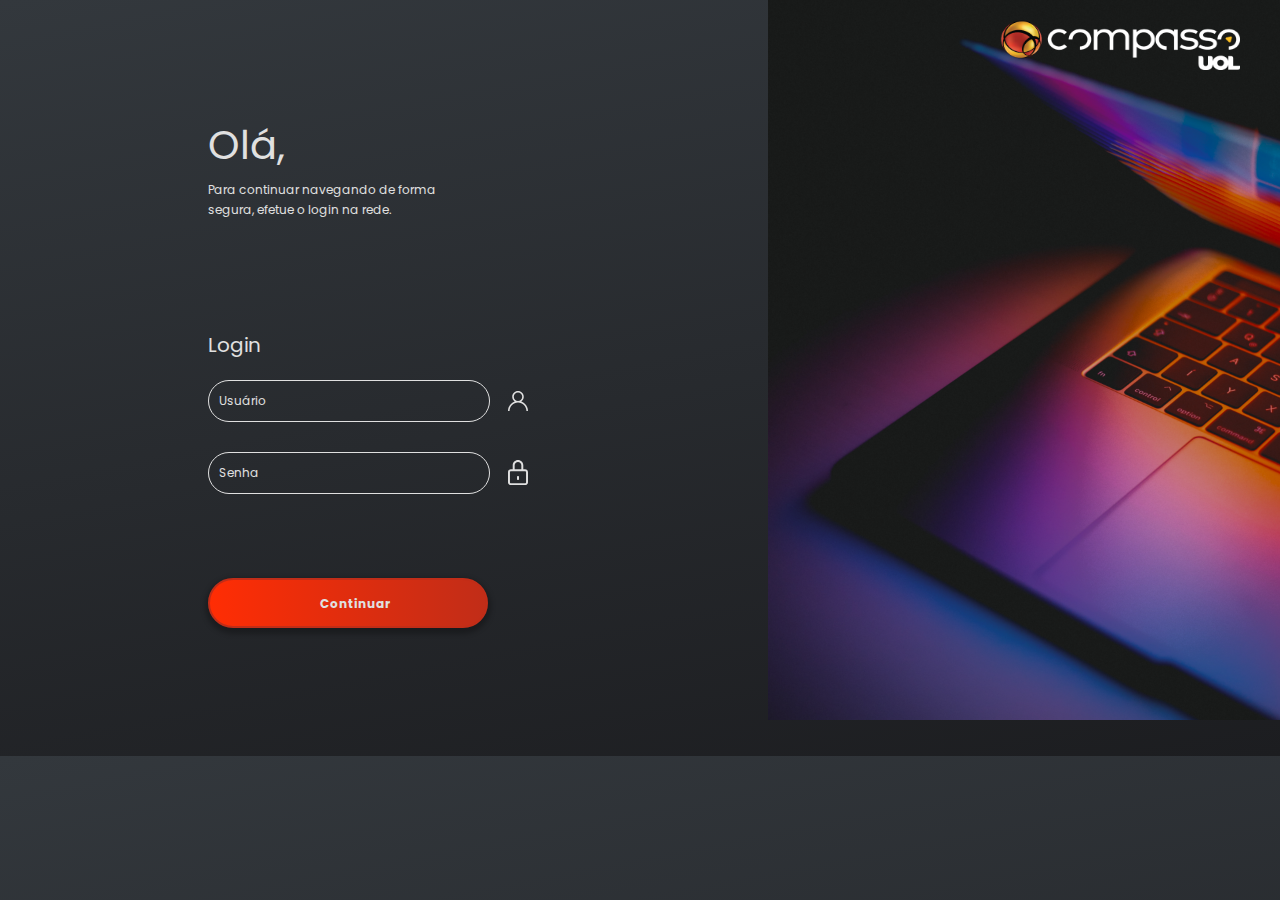
<file: index.html>
<!DOCTYPE html>
<html lang="pt-br" class="page__login">
    <head>
        <meta charset="UTF-8">
        <meta http-equiv="X-UA-Compatible" content="IE=edge">
        <meta name="viewport" content="width=device-width, initial-scale=1.0">
        <title>Compass - Login</title>
        <link rel="stylesheet" href="assets/styles/style.css">
        <link rel="icon" type="image/x-icon" href="assets/imgs/logo-uol.ico">
        <script type="module" src="main.js"></script>
    </head>
    <body>
        <header class="header">
            <img src="assets/imgs/Logo-Compasso-Branco-hor 1.png" alt="Logo da Compass Uol" class="logo">
            <img src="assets/imgs/image2.png" alt="" class="background__header">
        </header>
        <section class="titleAndLogin">
            <section class="title__text">
                <h1 class="title__text--h1">Olá,</h1>
                <p class="title__text--p">Para continuar navegando de forma<br>segura, efetue o login na rede.</p>
            </section>
            <main class="login">
                <form name="myForm" class="login__form" id="form__id">
                    <h3 class="login__form--title">Login</h3>
                    <div class="login__form--user">
                        <input type="text" placeholder="Usuário" name="Uname" class="user" id="user">
                        <img src="assets/imgs/icon-user.svg" alt="Ícone de usuário" id="user__icon">
                    </div>
                    <div class="login__form--password">
                        <input type="password" name="Pass" id="password" placeholder="Senha" class="password">
                        <img src="assets/imgs/icon-password.svg" alt="Ícone de senha" id="password__icon">
                    </div>
                    <p class="login__error">&nbsp;<br>&nbsp;</p>
                    <input type="submit" value="Continuar" class="continue" id="continue">
                </form>
            <main/>
        </section>
    </body>
</html>
</file>
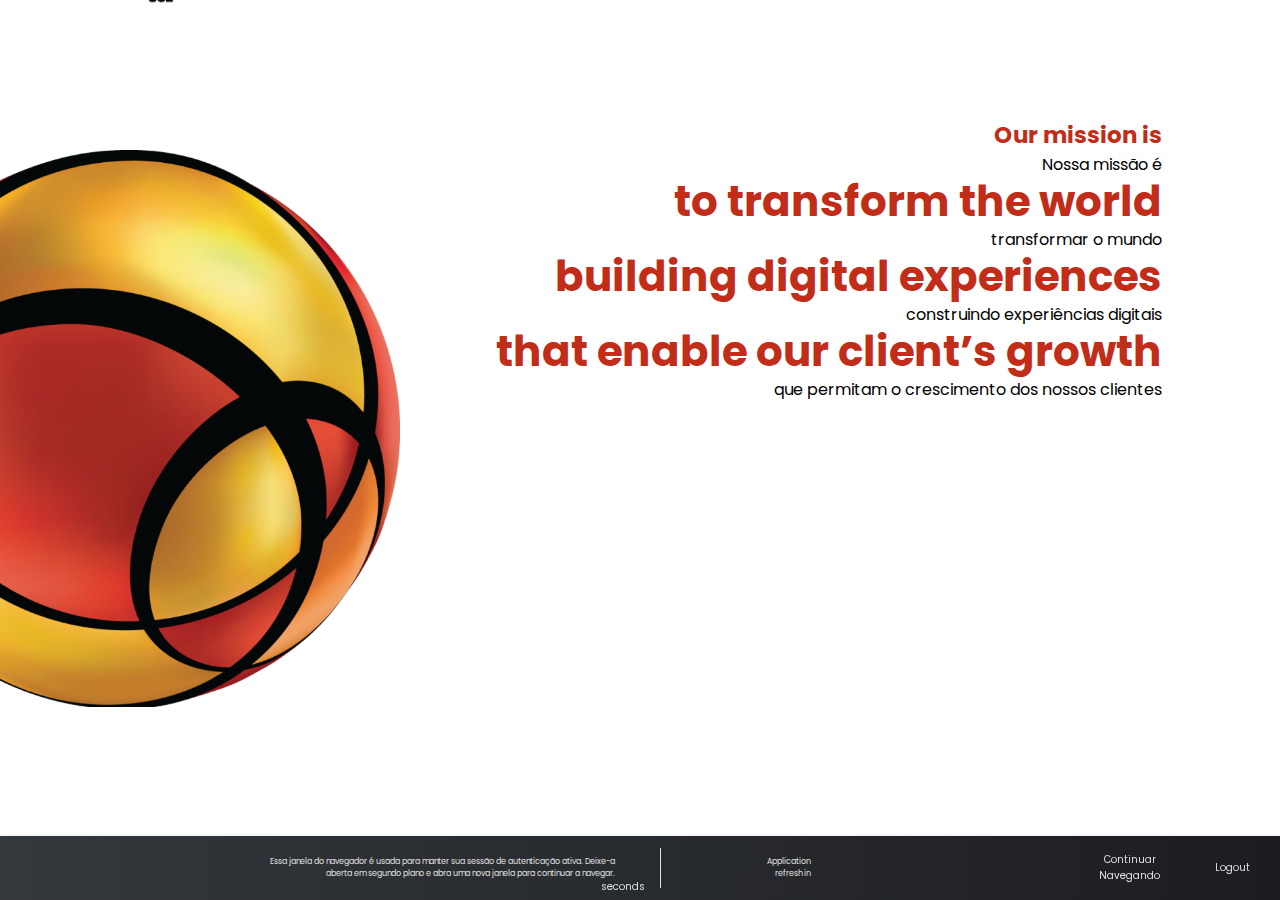
<file: assets/pages/home.html>
<!DOCTYPE html>
<html lang="pt-br" class="page__home">
  <head>
    <meta charset="UTF-8" />
    <meta http-equiv="X-UA-Compatible" content="IE=edge" />
    <meta name="viewport" content="width=device-width, initial-scale=1.0" />
    <title>Compass - Home</title>
    <link rel="stylesheet" href="../styles/style.css" />
    <link rel="icon" type="image/x-icon" href="../imgs/logo-uol.ico" />
    <script src="../scripts/clock.js" defer></script>
    <script src="../scripts/date.js" defer></script>
    <script src="../scripts/weather.js" defer></script>
    <script type="module" src="../scripts/counter.js" defer></script>
  </head>
  <body>
    <header class="home__header">
      <img src="../imgs/LogoCompasso 1.svg" alt="" class="home__header--logo" />
      <div class="home__header--clock">
        <h2 class="home__header--clock--timer" id="hour"></h2>
        <p class="home__header--clock--date" id="date"></p>
      </div>
      <div class="home__header--weather">
        <p class="weather__text" id="weatherCity"></p>
        <div class="weather__div">
          <div class="" id="weatherIcon"></div>
          <h1 class="weather__celsius" id="weatherCelsius"></h1>
        </div>
      </div>
    </header>
    <main class="home__main">
      <h3 class="home__main--header1">Our mission is</h3>
      <p class="home__main--paragraph">Nossa missão é</p>
      <h1 class="home__main--header2">to transform the world</h1>
      <p class="home__main--paragraph">transformar o mundo</p>
      <h1 class="home__main--header2">building digital experiences</h1>
      <p class="home__main--paragraph">construindo experiências digitais</p>
      <h1 class="home__main--header2">that enable our client’s growth</h1>
      <p class="home__main--paragraph">
        que permitam o crescimento dos nossos clientes
      </p>
    </main>
    <footer class="home__footer">
      <p>
        Essa janela do navegador é usada para manter sua sessão de autenticação
        ativa. Deixe-a<br />
        aberta em segundo plano e abra uma nova janela para continuar a navegar.
      </p>
      <hr />
      <section class="counter">
        <p class="counter__text">Application<br />refresh in</p>
        <div class="counter__info">
          <h3 class="counter__info--seconds" id="counter2"></h3>
          <p class="counter__info--text">seconds</p>
        </div>
      </section>
      <a
        href="https://www.uol.com.br/"
        class="home__footer--continue"
        target="_blank"
        >Continuar<br />Navegando</a
      >
      <button
        type="button"
        class="home__footer--logout"
        id="buttonLogout"
        onclick=""
      >
        Logout
      </button>
    </footer>
  </body>
</html>
</file>
<file: assets/styles/style.css>
@import url("https://fonts.googleapis.com/css2?family=Poppins:wght@100;200;300;400;500;600;700;800;900&display=swap");
.header .logo {
  position: absolute;
  left: 1000px;
  top: 20px;
  width: 240px;
  height: 50px;
  z-index: 1;
}
.header .background__header {
  position: absolute;
  top: 0px;
  left: 768px;
  height: 720px;
  width: 50%;
  margin: 0;
}

.home__header {
  display: flex;
  justify-content: space-between;
}
.home__header .home__header--logo {
  width: 150px;
  margin: -50px 0px 0px 20px;
}
.home__header .home__header--clock {
  display: flex;
  align-items: center;
  margin-top: 10px;
  margin-left: -100px;
  flex-direction: column;
}
.home__header .home__header--clock .home__header--clock--timer {
  margin: 0;
  margin-left: 80px;
  font-size: 120px;
  padding: 0;
  line-height: 110px;
}
.home__header .home__header--clock .home__header--clock--date {
  margin: 0;
  margin-left: 80px;
  font-size: 12px;
  line-height: 0px;
}
.home__header .home__header--weather {
  display: flex;
  flex-direction: column;
  margin-top: 10px;
  margin-right: 35px;
}
.home__header .home__header--weather .weather__text {
  margin: 0;
  font-size: 14px;
}
.home__header .home__header--weather .weather__div {
  display: flex;
  padding: 0;
  flex-direction: row;
}
.home__header .home__header--weather .weather__div .weather__icon {
  margin-right: 20px;
  width: 40px;
}
.home__header .home__header--weather .weather__div .weather__celsius {
  margin: 0;
}

.titleAndLogin {
  display: flex;
  flex-direction: column;
  justify-content: center;
  margin-top: 110px;
  margin-left: 200px;
}
.titleAndLogin .title__text {
  display: flex;
  justify-content: left;
  flex-direction: column;
}
.titleAndLogin .title__text .title__text--h1 {
  color: #E0E0E0;
  font-weight: 400;
  font-size: 40px;
  line-height: 70px;
  margin: 0 0 0px 0;
}
.titleAndLogin .title__text .title__text--p {
  margin: 0 0 0 0;
  color: #E0E0E0;
  font-weight: 400;
  font-size: 12px;
  line-height: 20px;
}
.titleAndLogin .login {
  display: flex;
}
.titleAndLogin .login .login__form .login__form--title {
  color: #E0E0E0;
  margin-top: 110px;
  font-weight: 400;
  font-size: 20px;
}
.titleAndLogin .login .login__form .login__form--user {
  display: flex;
  align-items: center;
  flex-direction: row;
  margin-bottom: 30px;
}
.titleAndLogin .login .login__form .login__form--user .user {
  color: #E0E0E0;
  background-color: rgba(0, 0, 0, 0);
  border-style: solid;
  font-size: 12px;
  border-color: #E0E0E0;
  border-radius: 50px;
  width: 220px;
  height: 20px;
  padding: 10px 50px 10px 10px;
  border-width: 1px;
  margin-right: 18px;
}
.titleAndLogin .login .login__form .login__form--user .user::-moz-placeholder {
  color: #E0E0E0;
}
.titleAndLogin .login .login__form .login__form--user .user:-ms-input-placeholder {
  color: #E0E0E0;
}
.titleAndLogin .login .login__form .login__form--user .user::placeholder {
  color: #E0E0E0;
}
.titleAndLogin .login .login__form .login__form--user .login__error--color {
  border-color: #E9B425;
}
.titleAndLogin .login .login__form .login__form--password {
  display: flex;
  align-items: center;
  flex-direction: row;
}
.titleAndLogin .login .login__form .login__form--password .password {
  color: #E0E0E0;
  background-color: rgba(0, 0, 0, 0);
  border-style: solid;
  font-size: 12px;
  border-color: #E0E0E0;
  border-radius: 50px;
  width: 220px;
  height: 20px;
  padding: 10px 50px 10px 10px;
  border-width: 1px;
  margin-right: 18px;
}
.titleAndLogin .login .login__form .login__form--password .password::-moz-placeholder {
  color: #E0E0E0;
}
.titleAndLogin .login .login__form .login__form--password .password:-ms-input-placeholder {
  color: #E0E0E0;
}
.titleAndLogin .login .login__form .login__form--password .password::placeholder {
  color: #E0E0E0;
}
.titleAndLogin .login .login__form .login__form--password .login__error--color {
  border-color: #E9B425;
}
.titleAndLogin .login .login__form .continue {
  color: #E0E0E0;
  background: rgb(255, 45, 4);
  background: linear-gradient(90deg, rgb(255, 45, 4) 0%, rgb(193, 45, 24) 100%);
  border-style: solid;
  box-shadow: inset 5px 5px 10px rgba(0, 0, 0, 0.15);
  box-shadow: 0px 3px 5px 3px rgba(0, 0, 0, 0.26);
  border-radius: 50px;
  width: 280px;
  height: 50px;
  padding: 12px 110px;
  border-width: 2px;
  border-color: #C12D18;
  font-style: normal;
  font-weight: 700;
  font-size: 12px;
  line-height: 23px;
  cursor: pointer;
  text-decoration: none;
}
.titleAndLogin .login .login__form .user__active {
  margin-left: -60px;
  transition: 200ms;
  -webkit-animation: ease-out;
          animation: ease-out;
}
.titleAndLogin .login .login__form .user__unactive {
  margin-left: 0px;
  transition: 200ms;
  -webkit-animation: ease-out;
          animation: ease-out;
}
.titleAndLogin .login .login__form .login__error {
  display: flex;
  align-self: flex-start;
  margin-top: 20px;
  margin-bottom: 30px;
  margin-left: 50px;
  margin-right: 0;
  font-size: 11px;
  font-weight: 700;
  -moz-text-align-last: center;
       text-align-last: center;
  color: #E9B425;
}

.home__main {
  display: flex;
  flex-direction: column;
  justify-content: right;
  align-items: flex-end;
  margin-right: 110px;
  margin-bottom: 30px;
}
.home__main .home__main--header1 {
  font-weight: 700;
  text-align: right;
  font-size: 23px;
  color: #C12D18;
  margin-top: 100px;
  margin-bottom: 0;
  padding: 0;
}
.home__main .home__main--paragraph {
  font-weight: 400;
  text-align: right;
  margin-top: 0;
  margin-bottom: 0;
  padding: 0;
}
.home__main .home__main--header2 {
  font-weight: 700;
  text-align: right;
  font-size: 42px;
  line-height: 50px;
  color: #C12D18;
  margin-top: 0;
  margin-bottom: 0;
  padding: 0;
}

.home__footer {
  background: linear-gradient(90.16deg, #33383d 0%, #1c1d20 100%);
  position: absolute;
  bottom: 0;
  max-height: 80px;
  max-width: 1920px;
  width: 100vw;
  margin-left: -8px;
  display: flex;
  align-items: center;
  flex-direction: row;
  box-shadow: 0px 5px 5px 3px rgba(0, 0, 0, 0.26);
}
.home__footer p {
  margin: 20px 20px 20px 270px;
  font-weight: 400;
  font-size: 8px;
  color: #E0E0E0;
  -moz-text-align-last: right;
       text-align-last: right;
}
.home__footer hr {
  padding: 20px 0.2px;
  background-color: #E0E0E0;
  border-style: none;
  margin-left: 25px;
  margin-right: 10px;
}
.home__footer .counter {
  display: flex;
}
.home__footer .counter .counter__text {
  margin: 20px 20px 20px 97px;
}
.home__footer .counter .counter__info {
  margin: 0px;
  display: flex;
  flex-direction: column;
  margin-right: 429px;
}
.home__footer .counter .counter__info .counter__info--seconds {
  margin: 15px 0 0;
  padding: 0px;
  font-size: 35px;
  font-weight: 700;
  color: white;
  line-height: 30px;
}
.home__footer .counter .counter__info .counter__info--text {
  margin: 0;
  padding: 0;
  text-align: center;
  font-size: 10px;
  position: fixed;
  right: 635px;
  bottom: 5px;
}
.home__footer .counter .counter__info .minus {
  margin-left: 10px;
}
.home__footer .home__footer--continue {
  text-decoration: none;
  color: #E0E0E0;
  font-size: 10px;
  font-weight: 400;
  padding: 23px 20px;
  text-align: center;
  position: fixed;
  right: 100px;
}
.home__footer .home__footer--continue:hover {
  color: #C12D18;
  background-color: white;
}
.home__footer .home__footer--logout {
  text-decoration: none;
  color: #E0E0E0;
  background-color: rgba(0, 0, 0, 0);
  font-size: 10px;
  border-style: none;
  font-weight: 400;
  padding: 30px 30px;
  text-align: center;
  position: fixed;
  right: 0;
  cursor: pointer;
}
.home__footer .home__footer--logout:hover {
  color: #C12D18;
  background-color: white;
}

* {
  font-family: "Poppins", sans-serif;
}

html {
  overflow-y: hidden;
}

.page__login {
  background: linear-gradient(169deg, rgb(51, 56, 61) 0%, rgb(28, 29, 32) 100%);
  padding-bottom: 120px;
}

.page__home {
  background-image: url(../imgs/bola-LogoCompasso\ 1.png);
  background-repeat: no-repeat;
  background-size: 400px;
  background-position: top 150px left 0px;
}/*# sourceMappingURL=style.css.map */
</file>
